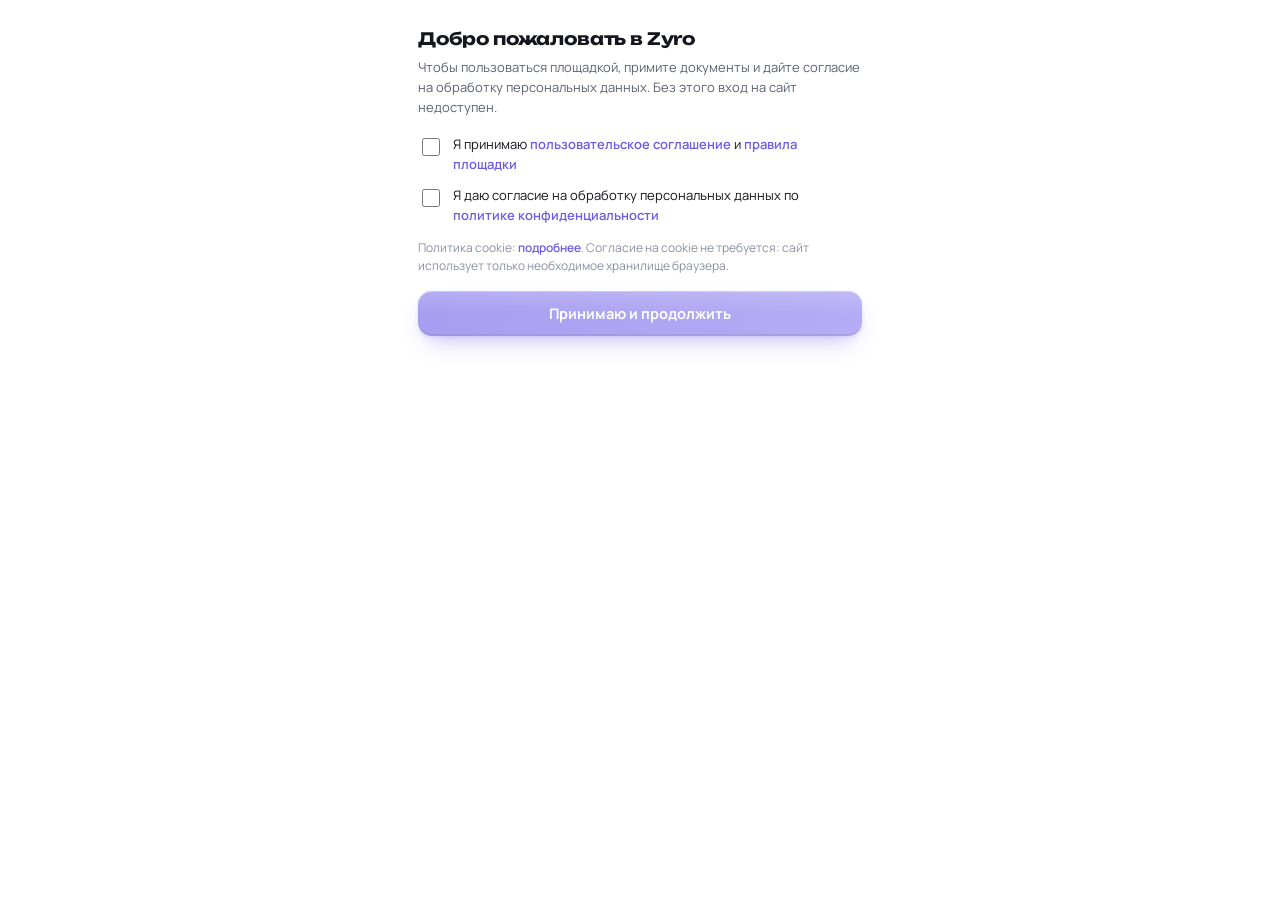
<file: index.html>
<!DOCTYPE html>
<html lang="ru">
<head>
<meta charset="UTF-8">
<meta name="viewport" content="width=device-width, initial-scale=1, viewport-fit=cover, maximum-scale=1">
<meta name="theme-color" content="#FFFFFF">
<meta name="apple-mobile-web-app-capable" content="yes">
<meta name="mobile-web-app-capable" content="yes">
<meta name="apple-mobile-web-app-title" content="Zyro">
<meta name="apple-mobile-web-app-status-bar-style" content="black-translucent">
<link id="appIcon" rel="icon" type="image/jpeg" href="[data-uri]">
<link rel="apple-touch-icon" href="[data-uri]">
<title>Zyro — маркетплейс цифровых товаров</title>
<link rel="preconnect" href="https://fonts.googleapis.com">
<link rel="preconnect" href="https://fonts.gstatic.com" crossorigin>
<link href="https://fonts.googleapis.com/css2?family=Unbounded:wght@500;600;700;800&family=Manrope:wght@400;500;600;700;800&display=swap" rel="stylesheet">
<link rel="stylesheet" href="style.css">
<script>
/* тема применяется до отрисовки, чтобы не мигала белая страница у тех, кто выбрал тёмную */
(function(){
  try{
    if(localStorage.getItem('dp_theme') === 'dark'){
      document.documentElement.setAttribute('data-theme','dark');
      var m = document.querySelector('meta[name="theme-color"]'); if(m) m.content = '#070B16';
    }
  }catch(e){}
})();
</script>
<style>
#net-gate{position:fixed;inset:0;z-index:2147483647;display:none;align-items:center;justify-content:center;padding:24px;background:radial-gradient(circle at 50% 30%,#6C5CE71f 0%,transparent 60%),var(--bg);font-family:Manrope,system-ui,sans-serif;color:var(--text);}
#net-gate .ng-card{width:100%;max-width:360px;text-align:center;padding:36px 26px 28px;border-radius:24px;background:var(--surface);border:1px solid var(--border);box-shadow:0 24px 60px rgba(0,0,0,.25);backdrop-filter:blur(14px);-webkit-backdrop-filter:blur(14px);}
#net-gate .ng-icon{position:relative;width:84px;height:84px;margin:0 auto 22px;border-radius:50%;display:flex;align-items:center;justify-content:center;background:#6C5CE71f;color:#A99BFF;}
#net-gate .ng-icon:before{content:"";position:absolute;inset:-8px;border-radius:50%;border:2px solid #6C5CE766;animation:ngPulse 2s ease-out infinite;}
#net-gate .ng-title{font-family:Unbounded,Manrope,sans-serif;font-weight:700;font-size:20px;line-height:1.25;margin-bottom:10px;}
#net-gate .ng-text{font-size:14.5px;line-height:1.55;color:var(--text-dim);margin-bottom:26px;}
#net-gate .ng-btn{width:100%;height:50px;border:0;border-radius:14px;font:700 15px Manrope,sans-serif;color:#fff;background:linear-gradient(135deg,#6C5CE7,#8A7CFF);box-shadow:0 10px 26px #6C5CE748;cursor:pointer;}
#net-gate .ng-btn:disabled{opacity:.6;cursor:default;}
#net-gate .ng-msg{min-height:18px;margin-top:12px;font-size:12.5px;color:var(--text-faint);}
@keyframes ngPulse{0%{transform:scale(.9);opacity:.9}100%{transform:scale(1.35);opacity:0}}
@media (prefers-reduced-motion: reduce){#net-gate .ng-icon:before{animation:none;}}
#boot-veil{position:fixed;inset:0;z-index:2147483600;display:none;align-items:center;justify-content:center;background:color-mix(in srgb,var(--bg) 60%,transparent);backdrop-filter:blur(14px);-webkit-backdrop-filter:blur(14px);}
#boot-veil.on{display:flex;}
#boot-veil .bv-spin{width:44px;height:44px;border-radius:50%;border:3px solid var(--border);border-top-color:#6C5CE7;animation:bvSpin .9s linear infinite;}
@keyframes bvSpin{to{transform:rotate(360deg);}}
@media (prefers-reduced-motion: reduce){#boot-veil .bv-spin{animation-duration:3s;}}
</style>
</head>
<body>
<div id="boot-veil" role="status" aria-label="Загрузка аккаунта"><div class="bv-spin"></div></div>
<script>
/* если вход сохранён, показываем размытый экран до восстановления аккаунта (гостевой экран не мелькает) */
(function(){
  var veil = document.getElementById('boot-veil');
  var has = false; try{ has = !!localStorage.getItem('dp_token'); }catch(e){}
  if(!has) return;
  veil.classList.add('on');
  var done = false;
  window.__hideBootVeil = function(){ if(done) return; done = true; veil.classList.remove('on'); };
  setTimeout(window.__hideBootVeil, 10000); /* запасной выход, если связь зависла */
})();
</script>
<div id="net-gate" role="alertdialog" aria-live="assertive">
  <div class="ng-card">
    <div class="ng-icon"><svg viewBox="0 0 24 24" width="36" height="36" fill="none" stroke="currentColor" stroke-width="1.8" stroke-linecap="round" stroke-linejoin="round" aria-hidden="true"><path d="M2 8.8a15 15 0 0 1 20 0"/><path d="M5.5 12.4a10 10 0 0 1 13 0"/><path d="M9 16a5 5 0 0 1 6 0"/><circle cx="12" cy="19.5" r="1"/><path d="M3 3l18 18"/></svg></div>
    <div class="ng-title">Нет подключения к интернету</div>
    <div class="ng-text">Проверьте Wi‑Fi или мобильные данные. Как только связь появится, Zyro откроется сам.</div>
    <button id="net-retry" class="ng-btn" type="button">Повторить</button>
    <div id="net-msg" class="ng-msg"></div>
  </div>
</div>
<script>
(function(){
  var gate = document.getElementById('net-gate');
  var btn = document.getElementById('net-retry');
  var msg = document.getElementById('net-msg');
  var blocked = ['shell', 'toast-root', 'modal-root'];
  var state = null, busy = false, wasOff = false;
  /* старое локальное сохранение игрока больше не нужно: данные только на сервере */
  try{ localStorage.removeItem('obmenka_state_v4'); }catch(e){}
  function clearScreen(){
    var shell = document.getElementById('shell');
    if(shell) shell.style.visibility = 'hidden';
    ['app', 'bottomNav', 'toast-root', 'modal-root'].forEach(function(id){
      var el = document.getElementById(id); if(el) el.innerHTML = '';
    });
  }
  function show(ok){
    if(ok === state) return;
    state = ok;
    gate.style.display = ok ? 'none' : 'flex';
    blocked.forEach(function(id){ var el = document.getElementById(id); if(el) el.inert = !ok; });
    if(!ok){ wasOff = true; clearScreen(); btn.focus(); }
    else if(wasOff){ location.reload(); }   /* связь вернулась: страница грузится заново с сервера */
  }
  function probe(){
    if(busy) return;
    if(navigator.onLine === false){ msg.textContent = 'Соединения нет'; show(false); return; }
    busy = true; btn.disabled = true; msg.textContent = 'Проверяем соединение…';
    var ctl = typeof AbortController === 'function' ? new AbortController() : null;
    var t = setTimeout(function(){ if(ctl) ctl.abort(); }, 6000);
    fetch(location.pathname + '?net=' + Date.now(), { method: 'HEAD', cache: 'no-store', signal: ctl ? ctl.signal : undefined })
      .then(function(r){ return r.status < 500; })
      .catch(function(){ return false; })
      .then(function(ok){
        clearTimeout(t); busy = false; btn.disabled = false;
        msg.textContent = ok ? '' : 'Связи пока нет';
        show(ok);
      });
  }
  btn.addEventListener('click', probe);
  window.addEventListener('online', probe);
  window.addEventListener('offline', function(){ show(false); });
  setInterval(probe, 15000);
  if(document.readyState === 'loading') document.addEventListener('DOMContentLoaded', probe);
  else probe();
})();
</script>
<div id="shell">
  <div id="app"></div>
  <div class="bottom-nav" id="bottomNav"></div>
</div>
<div id="toast-root"></div>
<div id="modal-root"></div>
<script src="01-config-icons.js"></script>
<script src="02-state.js"></script>
<script src="03-games-specs.js"></script>
<script src="04-ui-router.js"></script>
<script src="05-sellers-home.js"></script>
<script src="06-notifications.js"></script>
<script src="07-catalog.js"></script>
<script src="08-item-seller-buy.js"></script>
<script src="09-sell.js"></script>
<script src="10-chats-deals.js"></script>
<script src="11-profile-wallet.js"></script>
<script src="12-admin-core.js"></script>
<script src="13-deals-sync.js"></script>
<script src="14-admin-moderation.js"></script>
<script src="15-admin-accounts.js"></script>
<script src="16-support-status.js"></script>
<script src="17-admin-access.js"></script>
<script src="18-activity-log.js"></script>
<script src="19-dev-editor.js"></script>
<script src="20-admin-extra.js"></script>
<script src="21-manifest-admin-logs.js"></script>
<script src="22-accounts-auth.js"></script>
<script src="23-sync-supabase.js"></script>
<script src="24-content-protection.js"></script>
<script src="25-reviews-appeals.js"></script>
<script src="26-admin-link.js"></script>
<script src="27-admin-credit.js"></script>
<script src="28-suspicious.js"></script>
<script src="29-legal-learn.js"></script>
</body>
</html>
</file>
<file: style.css>
:root{
  --bg:#FFFFFF; --surface:#F6F7FA; --surface-2:#EEF0F5; --surface-3:#E3E6EE;
  --border:#D9DDE7; --border-soft:#E6E9F0; --text:#14161C; --text-dim:#5B6270;
  --text-faint:#8A90A0; --accent:#6C5CE7; --accent-soft:#6C5CE71a;
  --accent-2:#00A88E; --accent-2-soft:#00A88E1a; --danger:#E8364F;
  --danger-soft:#E8364F1a; --warning:#D98A00; --warning-soft:#D98A001a;
  --r-s:10px; --r-m:16px; --r-l:22px;
  --font-display:'Unbounded', system-ui, sans-serif;
  --font-body:'Manrope', system-ui, -apple-system, sans-serif;
  --body-bg:#FFFFFF; --nav-bg:rgba(255,255,255,.94); --toast-bg:#FFFFFF;
}
/* тёмный режим (чёрно-синий): переключается кнопкой вверху страницы */
[data-theme="dark"]{
  --bg:#0B1020; --surface:#131A2E; --surface-2:#1A2340; --surface-3:#232E50;
  --border:#2A3658; --border-soft:#1F2945; --text:#EEF1FA; --text-dim:#A3ADC8;
  --text-faint:#6B7696; --accent:#6C5CE7; --accent-soft:#6C5CE71f;
  --accent-2:#00D4B5; --accent-2-soft:#00D4B51f; --danger:#FF5470;
  --danger-soft:#FF54701a; --warning:#FFB020; --warning-soft:#FFB0201a;
  --body-bg:#070B16; --nav-bg:rgba(19,26,46,.94); --toast-bg:#1A2340;
}
*{box-sizing:border-box;}
html,body{height:100%;}
body{margin:0;background:var(--body-bg);font-family:var(--font-body);color:var(--text);-webkit-tap-highlight-color:transparent;}
#shell{max-width:480px;margin:0 auto;min-height:100vh;background:var(--bg);position:relative;box-shadow:0 0 60px rgba(0,0,0,.5);overflow-x:hidden;padding-bottom:78px;padding-top:env(safe-area-inset-top,0px);}
a{color:inherit;text-decoration:none;}
button{font-family:inherit;}
input,textarea,select{font-family:inherit;}
::-webkit-scrollbar{display:none;}
* { scrollbar-width:none; }
.h1,.h2,.h3{font-family:var(--font-display);font-weight:700;letter-spacing:-0.01em;color:var(--text);margin:0;}
.h1{font-size:22px;} .h2{font-size:17px;} .h3{font-size:14px;}
.muted{color:var(--text-dim);} .faint{color:var(--text-faint);}
.row{display:flex;align-items:center;} .between{justify-content:space-between;}
.gap8{gap:8px;} .gap12{gap:12px;} .wrap{flex-wrap:wrap;}
.topbar{position:sticky;top:0;z-index:30;padding:calc(env(safe-area-inset-top,0px) + 14px) 16px 12px;background:linear-gradient(180deg, var(--bg) 70%, transparent);display:flex;align-items:center;gap:10px;}
.topbar.solid{background:var(--bg);border-bottom:1px solid var(--border-soft);}
.icon-btn{width:38px;height:38px;border-radius:12px;border:1px solid var(--border);background:var(--surface-2);display:flex;align-items:center;justify-content:center;flex-shrink:0;cursor:pointer;color:var(--text);}
.icon-btn:active{background:var(--surface-3);}
.icon-btn.accent{background:var(--accent);border-color:var(--accent);}
/* кнопка уведомлений (колокольчик) на главной: фиолетовая, со свечением */
.icon-btn.bell-btn{width:42px;height:42px;border-radius:14px;border:none;background:linear-gradient(145deg,var(--accent),#8b7bff);color:#fff;box-shadow:0 8px 18px -6px rgba(108,92,231,.65);}
.icon-btn.bell-btn:active{transform:scale(.95);background:linear-gradient(145deg,#5b4bd5,#7a6aff);}
.bottom-nav{position:fixed;left:50%;transform:translateX(-50%);bottom:0;width:100%;max-width:480px;background:var(--nav-bg);backdrop-filter:blur(14px);border-top:1px solid var(--border-soft);display:flex;justify-content:space-around;align-items:center;padding:8px 6px calc(8px + env(safe-area-inset-bottom,0px));z-index:40;}
.nav-item{display:flex;flex-direction:column;align-items:center;gap:3px;color:var(--text-faint);width:60px;padding:4px 0;position:relative;cursor:pointer;}
.nav-item span{font-size:10.5px;font-weight:600;}
.nav-item.active{color:var(--accent-2);}
.nav-item .dot{position:absolute;top:-2px;right:12px;width:8px;height:8px;border-radius:50%;background:var(--danger);border:2px solid var(--surface);}
.nav-sell{width:52px;height:52px;border-radius:18px;background:linear-gradient(145deg,var(--accent),#8b7bff);display:flex;align-items:center;justify-content:center;margin-top:-26px;box-shadow:0 8px 20px -6px rgba(108,92,231,.7);color:#fff;}
.input, .textarea, .select{width:100%;background:var(--surface-2);border:1px solid var(--border);color:var(--text);border-radius:var(--r-m);padding:12px 14px;font-size:14.5px;outline:none;}
.input::placeholder,.textarea::placeholder{color:var(--text-faint);}
.input:focus,.textarea:focus,.select:focus{border-color:var(--accent);}
.textarea{resize:none;min-height:100px;line-height:1.5;}
.search-bar{position:relative;}
.search-bar .input{padding-left:42px;}
.search-bar svg{position:absolute;left:14px;top:50%;transform:translateY(-50%);}
.btn{border:none;border-radius:14px;padding:13px 18px;font-weight:700;font-size:14.5px;cursor:pointer;display:inline-flex;align-items:center;justify-content:center;gap:8px;transition:transform .08s ease;}
.btn:active{transform:scale(.97);}
.btn-primary{background:linear-gradient(135deg,var(--accent),#8577f0);color:#fff;}
.btn-accent2{background:var(--accent-2);color:#04211c;}
.btn-ghost{background:var(--surface-2);color:var(--text);border:1px solid var(--border);}
.btn-danger{background:var(--danger-soft);color:var(--danger);border:1px solid #ff547040;}
.btn-block{width:100%;}
.btn-sm{padding:9px 14px;font-size:13px;border-radius:11px;}
.btn:disabled{opacity:.4;cursor:not-allowed;transform:none;}
.card{background:var(--surface);border:1px solid var(--border-soft);border-radius:var(--r-l);}
.chip{background:var(--surface-2);border:1px solid var(--border);color:var(--text-dim);padding:8px 14px;border-radius:100px;font-size:13px;font-weight:600;white-space:nowrap;cursor:pointer;}
.chip.active{background:var(--accent-soft);border-color:var(--accent);color:#4a3cc4;}
.badge{display:inline-flex;align-items:center;gap:4px;font-size:11px;font-weight:700;padding:3px 8px;border-radius:8px;}
.badge-verified{background:var(--accent-2-soft);color:var(--accent-2);}
.badge-online{background:#2ee6a622;color:#0a8f5f;}
.badge-new{background:var(--warning-soft);color:var(--warning);}
.badge-vip{background:linear-gradient(135deg,#8e5cff,#c24bff);color:#fff;}
.badge-promo{background:linear-gradient(135deg,#ffb020,#ff8a3d);color:#2a1500;}
.frost-card{position:relative;background:linear-gradient(160deg, var(--warning-soft), transparent 65%);border:1px solid #FFB02036;overflow:hidden;}
.frost-card::before{content:'';position:absolute;top:-46px;right:-46px;width:130px;height:130px;border-radius:50%;background:radial-gradient(circle, #FFB02026, transparent 70%);pointer-events:none;}
.frost-icon{width:36px;height:36px;border-radius:11px;background:#FFB02024;display:flex;align-items:center;justify-content:center;flex-shrink:0;}
.frost-row{margin-top:12px;padding-top:12px;border-top:1px solid var(--border-soft);}
.frost-track{height:4px;border-radius:3px;background:var(--surface-3);overflow:hidden;}
.frost-fill{height:100%;border-radius:3px;background:linear-gradient(90deg,#FFB020,#ff8a3d);transition:width 1s linear;}
.tdots i{font-style:normal;animation:tdot 1.2s infinite;opacity:.25;}.tdots i:nth-child(2){animation-delay:.2s}.tdots i:nth-child(3){animation-delay:.4s}@keyframes tdot{0%,60%,100%{opacity:.25}30%{opacity:1}}.typing-b{color:var(--text-faint);font-style:italic;}
.review-card{background:var(--surface-2);border-radius:14px;padding:12px;margin-bottom:8px;}
.stat-bar-wrap{display:flex;align-items:flex-end;gap:6px;height:64px;}
.stat-bar{flex:1;background:linear-gradient(180deg,var(--accent-2),#00a68f);border-radius:6px 6px 2px 2px;min-height:4px;}
.countdown{font-variant-numeric:tabular-nums;font-weight:800;}
.progress-track{height:6px;border-radius:4px;background:var(--surface-3);overflow:hidden;}
.progress-fill{height:100%;background:linear-gradient(90deg,var(--accent),var(--accent-2));}
.avatar{border-radius:12px;display:flex;align-items:center;justify-content:center;font-weight:800;font-family:var(--font-display);color:#fff;flex-shrink:0;position:relative;}
.online-dot{position:absolute;bottom:-2px;right:-2px;width:11px;height:11px;border-radius:50%;background:#33e39a;border:2px solid var(--bg);}
.listing{display:flex;gap:12px;padding:12px;border-radius:var(--r-l);background:var(--surface);border:1px solid var(--border-soft);cursor:pointer;}
.listing:active{background:var(--surface-2);}
.lgrid{display:grid;grid-template-columns:1fr 1fr;gap:18px 12px;}
.lgrid>*:not(.lcard){grid-column:1/-1;}
.lcard{cursor:pointer;min-width:0;}
.lcard:active{opacity:.85;}
.lcard-img{position:relative;width:100%;aspect-ratio:4/3;border-radius:16px;overflow:hidden;display:flex;align-items:center;justify-content:center;font-family:var(--font-display);font-weight:800;color:#fff;font-size:30px;}
.lcard-price{font-family:var(--font-display);font-weight:800;font-size:19px;color:var(--accent-2);margin-top:10px;}
.lcard-title{font-size:14.5px;line-height:1.35;margin-top:6px;display:-webkit-box;-webkit-line-clamp:2;-webkit-box-orient:vertical;overflow:hidden;word-break:break-word;}
.lcard-meta{margin-top:7px;}
.listing-thumb{width:64px;height:64px;border-radius:14px;flex-shrink:0;display:flex;align-items:center;justify-content:center;font-family:var(--font-display);font-weight:800;color:#fff;font-size:18px;}
.cat-tile{border-radius:18px;padding:14px 12px;display:flex;flex-direction:column;justify-content:space-between;height:86px;position:relative;overflow:hidden;cursor:pointer;border:1px solid var(--border-soft);}
.cat-tile:active{filter:brightness(1.1);}
.deal-banner{display:flex;gap:10px;padding:12px 14px;align-items:flex-start;border-bottom:1px solid var(--border-soft);}
.deal-banner.b-active{background:var(--accent-2-soft);}
.deal-banner.b-paid{background:var(--warning-soft);}
.deal-banner.b-frozen{background:var(--danger-soft);}
.deal-banner.b-completed{background:var(--surface-3);}
.deal-banner.b-cancelled{background:var(--surface-3);}
.msg-row{display:flex;margin-bottom:10px;}
.msg-row.out{justify-content:flex-end;}
.bubble{max-width:76%;padding:10px 13px;border-radius:16px;font-size:14px;line-height:1.45;}
.msg-row.in .bubble{background:var(--surface-2);border-bottom-left-radius:4px;}
.msg-row.out .bubble{background:var(--accent);color:#fff;border-bottom-right-radius:4px;}
.msg-row.sys{justify-content:center;}
.msg-row.sys .bubble{background:transparent;color:var(--text-faint);font-size:12px;text-align:center;max-width:90%;}
.chat-input-bar{background:var(--surface);border-top:1px solid var(--border-soft);padding:10px 12px calc(10px + env(safe-area-inset-bottom,0px));display:flex;gap:8px;align-items:center;}
.chat-bottom-stack{position:fixed;bottom:0;left:50%;transform:translateX(-50%);width:100%;max-width:480px;display:flex;flex-direction:column;z-index:35;}
.chat-input-bar-fixed{position:fixed;bottom:0;left:50%;transform:translateX(-50%);width:100%;max-width:480px;z-index:35;}
.divider{height:1px;background:var(--border-soft);border:none;margin:0;}
.section-title{font-family:var(--font-display);font-size:15px;font-weight:700;margin:0 0 12px;}
.scroll-x{display:flex;gap:10px;overflow-x:auto;padding-bottom:2px;}
.scroll-x::-webkit-scrollbar{display:none;}
.star{color:#FFB020;}
.fade-in{animation:fadeIn .18s ease;}
@keyframes fadeIn{from{opacity:0;transform:translateY(6px);}to{opacity:1;transform:translateY(0);}}
.empty-state{display:flex;flex-direction:column;align-items:center;text-align:center;padding:50px 24px;color:var(--text-dim);gap:10px;}
#toast-root{position:fixed;left:50%;top:14px;transform:translateX(-50%);z-index:100;display:flex;flex-direction:column;gap:8px;width:calc(100% - 32px);max-width:448px;}
.toast{background:var(--toast-bg);border:1px solid var(--border);color:var(--text);padding:12px 14px;border-radius:14px;font-size:13.5px;font-weight:600;display:flex;align-items:center;gap:10px;box-shadow:0 10px 30px -8px rgba(20,22,28,.22);animation:toastIn .2s ease;}
.toast.success{border-color:#00d4b555;}
.toast.error{border-color:#ff547055;}
@keyframes toastIn{from{opacity:0;transform:translateY(-10px);}to{opacity:1;transform:translateY(0);}}
.modal-overlay{position:fixed;inset:0;background:rgba(5,6,9,.65);z-index:90;display:flex;align-items:flex-end;justify-content:center;}
.modal-sheet{width:100%;max-width:480px;background:var(--surface);border-radius:22px 22px 0 0;padding:18px 18px calc(18px + env(safe-area-inset-bottom,0px));animation:sheetUp .22s ease;max-height:80vh;overflow-y:auto;}
@keyframes sheetUp{from{transform:translateY(30px);opacity:0;}to{transform:translateY(0);opacity:1;}}
.sheet-handle{width:36px;height:4px;background:var(--border);border-radius:4px;margin:0 auto 14px;}
.upload-tile{width:74px;height:74px;border-radius:14px;background:var(--surface-2);border:1px dashed var(--border);display:flex;align-items:center;justify-content:center;flex-shrink:0;cursor:pointer;color:var(--text-faint);}
.img-preview{width:74px;height:74px;border-radius:14px;object-fit:cover;flex-shrink:0;position:relative;}
.img-preview-wrap{position:relative;}
.img-remove{position:absolute;top:-6px;right:-6px;width:20px;height:20px;border-radius:50%;background:var(--danger);color:#fff;display:flex;align-items:center;justify-content:center;font-size:11px;cursor:pointer;border:2px solid var(--bg);}
.page{padding:0 16px 24px;}
#shell.chat-mode{padding-top:0;padding-bottom:0;}
.chat-page{display:flex;flex-direction:column;height:100vh;height:100dvh;padding-bottom:calc(68px + env(safe-area-inset-bottom,0px));}
.chat-page>.topbar,.chat-page>.deal-banner,.chat-page>.card{flex-shrink:0;}
.chat-msgs{flex:1 1 auto;min-height:0;overflow-y:auto;padding:12px 16px;display:flex;flex-direction:column;}
.chat-msgs>.msg-row:first-child{margin-top:auto;}
.bubble{overflow-wrap:anywhere;}
.msg-row.sys .bubble.confirm{background:var(--accent-2-soft);color:var(--accent-2);font-weight:700;font-size:12.5px;padding:8px 14px;border-radius:12px;}

/* ==========================================
   ГЛУБИНА И ОБЪЁМ: мягкие углы у мелких элементов, тени, блик сверху
   Отдельный блок: чтобы откатить, достаточно удалить его целиком.
   ========================================== */
.badge{border-radius:10px;}
.progress-track,.frost-track{border-radius:6px;}
.progress-fill,.frost-fill{border-radius:6px;}
.stat-bar{border-radius:8px 8px 4px 4px;}
.upload-tile,.img-preview{border-radius:16px;}
.online-dot{border-radius:50%;}
.sheet-handle{border-radius:6px;}
.lcard-img{border-radius:18px;}
.listing-thumb{border-radius:16px;}
.review-card{border-radius:16px;}
.bubble{border-radius:18px;}

/* кнопки: верхний блик, мягкая тень снизу, лёгкое "вдавливание" при нажатии */
.btn-primary,.btn-accent2{position:relative;overflow:hidden;box-shadow:inset 0 1px 0 rgba(255,255,255,.28),inset 0 -2px 0 rgba(0,0,0,.12),0 10px 22px -10px rgba(108,92,231,.7);}
.btn-accent2{box-shadow:inset 0 1px 0 rgba(255,255,255,.35),inset 0 -2px 0 rgba(0,0,0,.1),0 10px 22px -10px rgba(0,168,142,.6);}
.btn-primary::after,.btn-accent2::after{content:'';position:absolute;left:0;right:0;top:0;height:50%;background:linear-gradient(180deg,rgba(255,255,255,.18),transparent);pointer-events:none;border-radius:14px 14px 0 0;}
.btn-ghost{box-shadow:inset 0 1px 0 rgba(255,255,255,.5),0 2px 6px -3px rgba(20,22,28,.18);}
[data-theme="dark"] .btn-ghost{box-shadow:inset 0 1px 0 rgba(255,255,255,.08),0 2px 8px -3px rgba(0,0,0,.5);}
.btn:active{transform:translateY(1px) scale(.975);}
.btn-primary:active,.btn-accent2:active{box-shadow:inset 0 2px 4px rgba(0,0,0,.2),0 4px 10px -8px rgba(108,92,231,.6);}

/* карточки и плитки: тень + тонкий светлый край сверху */
.card,.listing{box-shadow:0 1px 0 rgba(255,255,255,.6) inset,0 10px 24px -16px rgba(20,22,28,.22);}
[data-theme="dark"] .card,[data-theme="dark"] .listing{box-shadow:inset 0 1px 0 rgba(255,255,255,.05),0 14px 28px -18px rgba(0,0,0,.7);}
.cat-tile{box-shadow:inset 0 1px 0 rgba(255,255,255,.35),0 8px 18px -12px rgba(20,22,28,.35);}
[data-theme="dark"] .cat-tile{box-shadow:inset 0 1px 0 rgba(255,255,255,.08),0 10px 20px -12px rgba(0,0,0,.7);}

/* иконки и нижнее меню: объём без тяжёлых эффектов */
.icon-btn{box-shadow:inset 0 1px 0 rgba(255,255,255,.45),0 2px 6px -3px rgba(20,22,28,.2);}
[data-theme="dark"] .icon-btn{box-shadow:inset 0 1px 0 rgba(255,255,255,.07),0 2px 8px -3px rgba(0,0,0,.6);}
.icon-btn:active{transform:translateY(1px);}
.bottom-nav{box-shadow:0 -8px 24px -16px rgba(20,22,28,.25);}
[data-theme="dark"] .bottom-nav{box-shadow:0 -10px 28px -16px rgba(0,0,0,.8);}
.nav-sell{box-shadow:inset 0 1px 0 rgba(255,255,255,.3),0 12px 24px -8px rgba(108,92,231,.75);}
.nav-sell:active{transform:translateY(1px);}

/* у людей, которые отключили анимации в системе, эффекты нажатия не двигают элементы */
@media (prefers-reduced-motion: reduce){
  .btn:active,.icon-btn:active,.nav-sell:active{transform:none;}
}

/* ОБЪЁМ (светлая тема): фон с мягким градиентом, многослойные тени у карточек и плиток, объём кнопок и поля поиска.
   Тёмная тема не трогается: её тени заданы выше, в блоке [data-theme="dark"]. */
:root:not([data-theme="dark"]) body{
  background-color:var(--body-bg);
  background-image:radial-gradient(120% 60% at 50% -10%, rgba(108,92,231,.10) 0%, rgba(108,92,231,0) 60%), radial-gradient(90% 50% at 100% 0%, rgba(0,168,142,.07) 0%, rgba(0,168,142,0) 60%);
  background-attachment:fixed;
}
:root:not([data-theme="dark"]) .card,
:root:not([data-theme="dark"]) .listing,
:root:not([data-theme="dark"]) .lcard{
  box-shadow:inset 0 1px 0 rgba(255,255,255,.95), 0 1px 2px rgba(20,22,28,.06), 0 14px 28px -16px rgba(60,40,140,.38);
  border:1px solid rgba(20,22,28,.07);
}
:root:not([data-theme="dark"]) .cat-tile{
  box-shadow:inset 0 1px 0 rgba(255,255,255,.9), inset 0 -2px 0 rgba(20,22,28,.05), 0 1px 2px rgba(20,22,28,.07), 0 12px 22px -12px rgba(60,40,140,.42);
  border:1px solid rgba(20,22,28,.06);
}
:root:not([data-theme="dark"]) .cat-tile:active{transform:translateY(1px);box-shadow:inset 0 2px 4px rgba(20,22,28,.12), 0 1px 1px rgba(20,22,28,.06);}
:root:not([data-theme="dark"]) .btn-primary{
  box-shadow:inset 0 1px 0 rgba(255,255,255,.3), inset 0 -2px 0 rgba(0,0,0,.14), 0 12px 24px -10px rgba(108,92,231,.75), 0 2px 4px rgba(108,92,231,.25);
}
:root:not([data-theme="dark"]) .btn-primary:active{transform:translateY(1px);box-shadow:inset 0 2px 5px rgba(0,0,0,.2), 0 3px 8px -4px rgba(108,92,231,.6);}
:root:not([data-theme="dark"]) .btn-ghost{
  box-shadow:inset 0 1px 0 rgba(255,255,255,.95), 0 1px 2px rgba(20,22,28,.07), 0 6px 14px -8px rgba(60,40,140,.3);
}
:root:not([data-theme="dark"]) .input,
:root:not([data-theme="dark"]) .textarea,
:root:not([data-theme="dark"]) .select{
  box-shadow:inset 0 2px 4px rgba(20,22,28,.07), inset 0 0 0 1px rgba(20,22,28,.02);
}
:root:not([data-theme="dark"]) .bottom-nav{
  box-shadow:0 -1px 0 rgba(20,22,28,.05), 0 -14px 30px -14px rgba(60,40,140,.28);
  background:rgba(255,255,255,.92);
}
:root:not([data-theme="dark"]) .bottom-nav .fab, :root:not([data-theme="dark"]) .bottom-nav button.fab{
  box-shadow:inset 0 1px 0 rgba(255,255,255,.3), inset 0 -2px 0 rgba(0,0,0,.14), 0 14px 26px -10px rgba(108,92,231,.8);
}

/* ЭФФЕКТ НАЖАТИЯ: кнопки и плитки на время касания немного уменьшаются */
.btn, .icon-btn, .cat-tile, .lcard, .nav-item{transition:transform .12s ease, box-shadow .12s ease, filter .12s ease;}
.btn:active, .icon-btn:active, .cat-tile:active, .lcard:active, .bottom-nav button:active{transform:scale(.96);}
:root:not([data-theme="dark"]) .cat-tile:active{transform:scale(.96);}

/* ВЫКЛЮЧЕННАЯ КНОПКА (например, вход заблокирован): не реагирует и не нажимается */
.btn:disabled, .btn[disabled]{opacity:.6;cursor:not-allowed;transform:none;box-shadow:none;}
.btn:disabled:active, .btn[disabled]:active{transform:none;}
</file>
